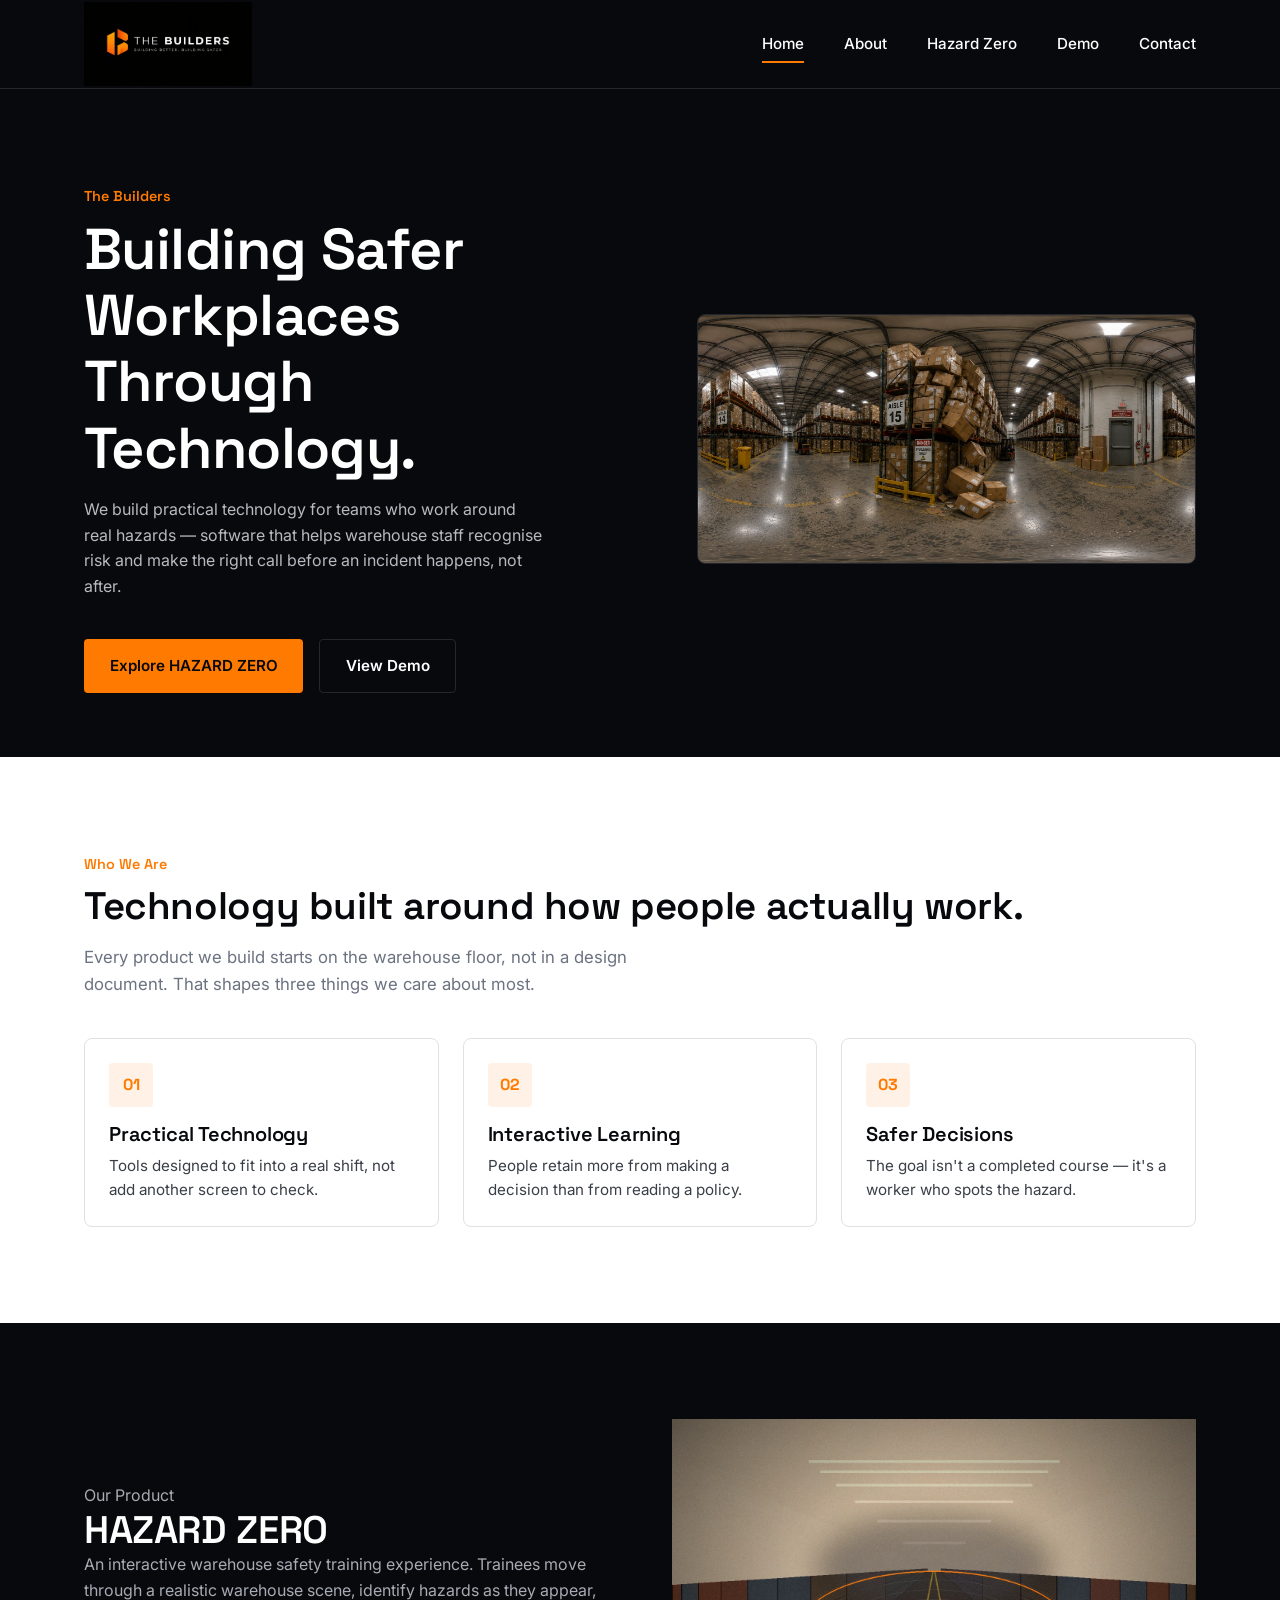
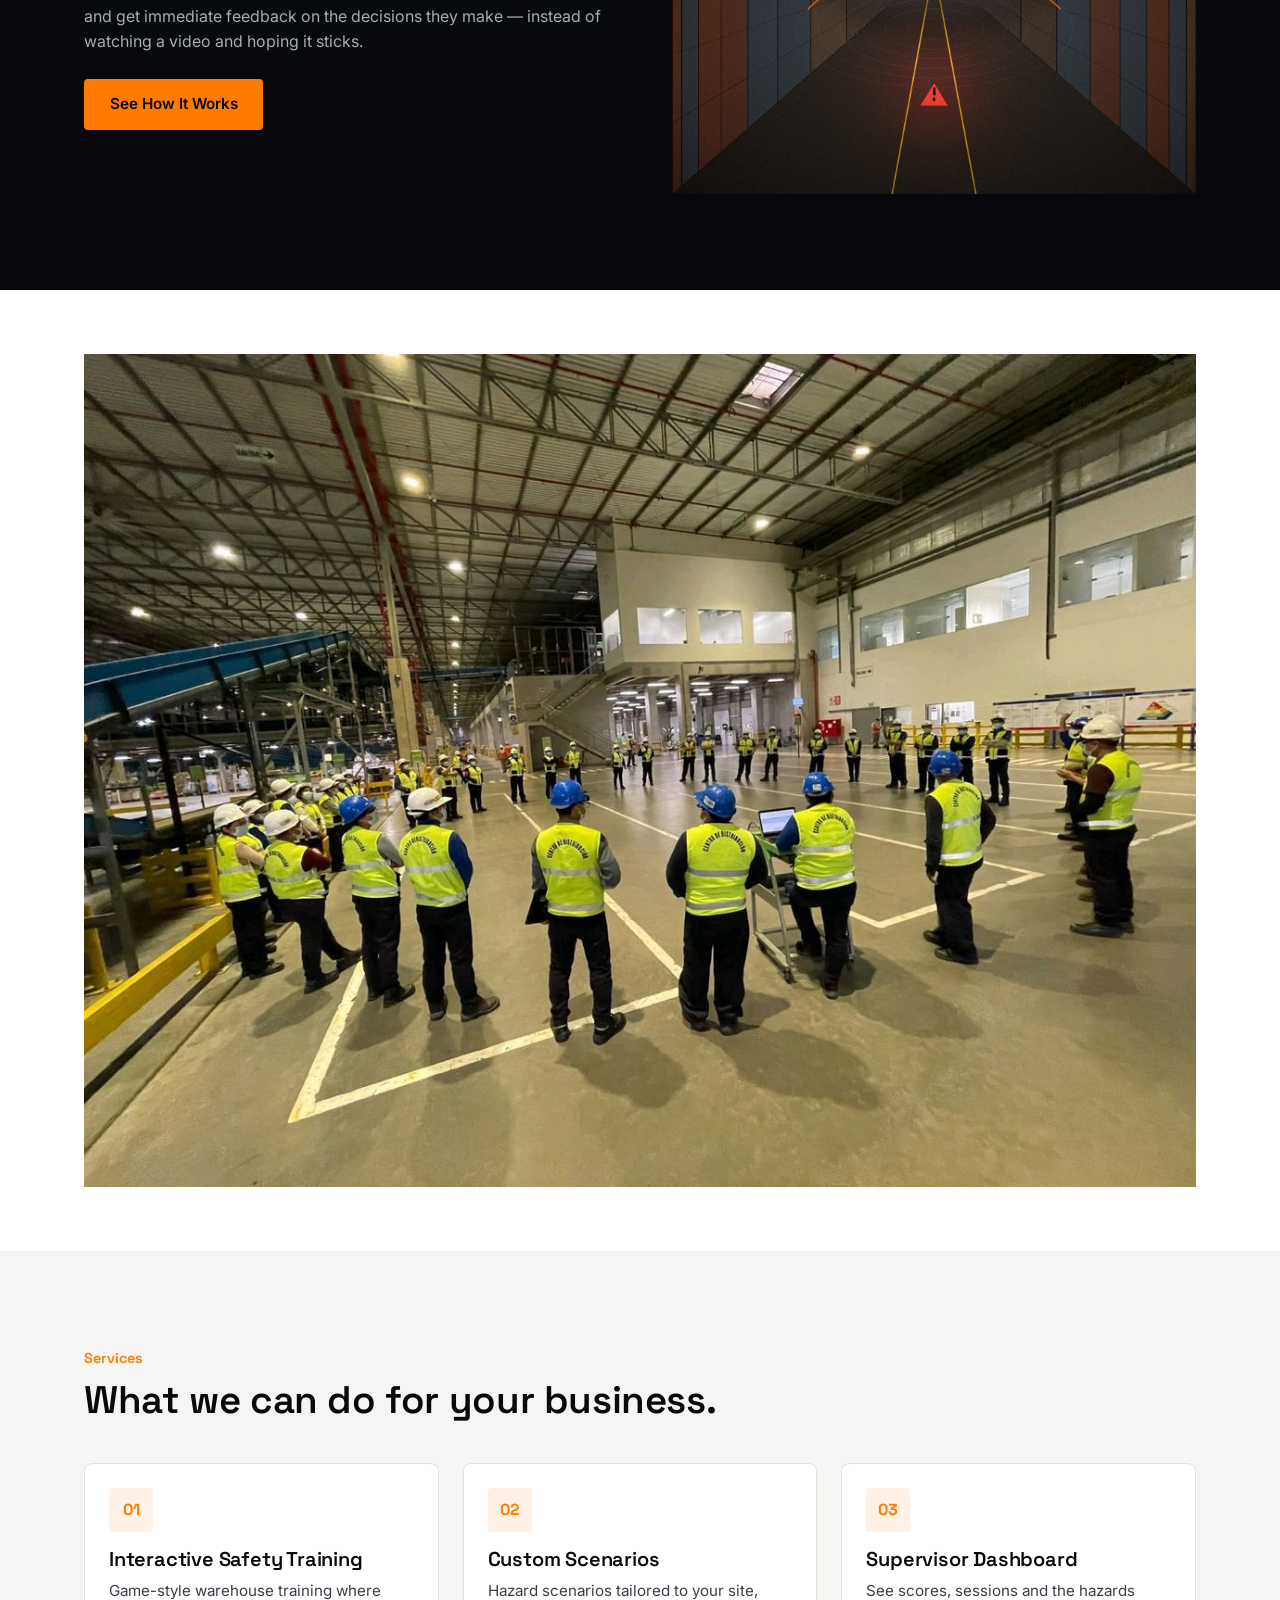
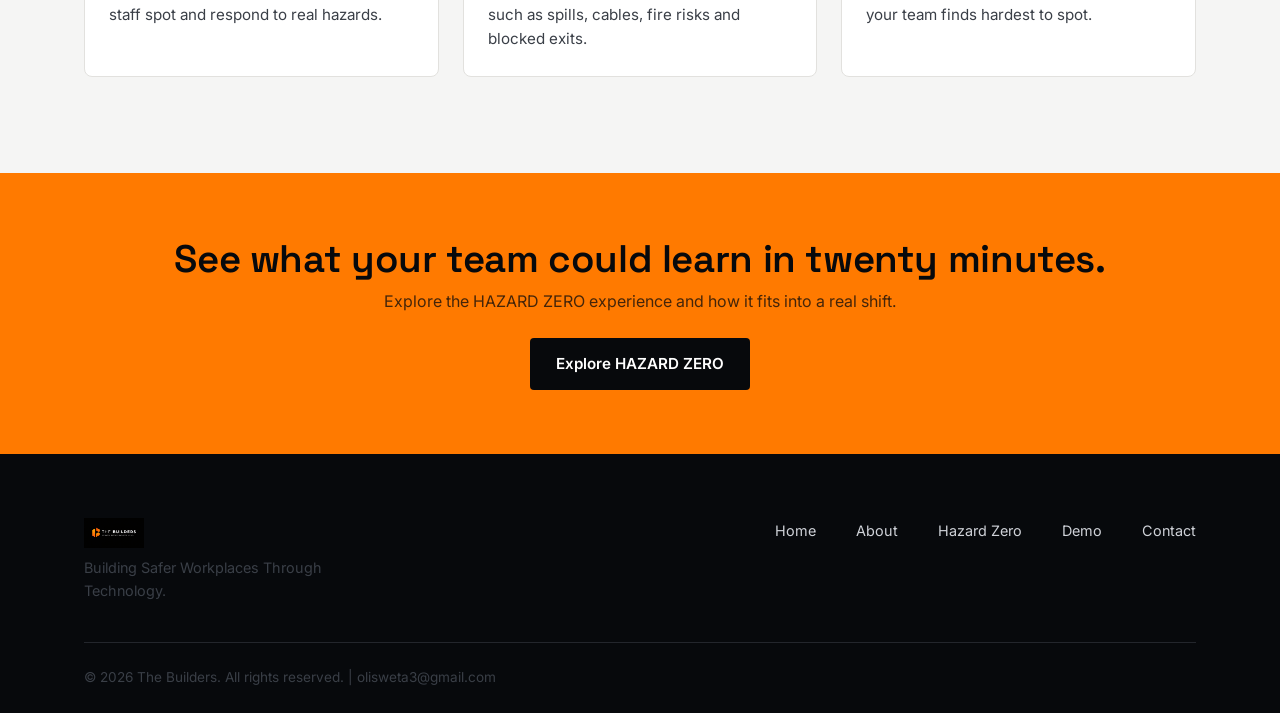
<file: index.html>
<!DOCTYPE html>
<html lang="en">
<head>
  <meta charset="UTF-8">
  <meta name="viewport" content="width=device-width, initial-scale=1.0">
  <title>The Builders | Building Safer Workplaces Through Technology</title>
  <meta name="description" content="The Builders develops practical technology for safer workplaces, starting with HAZARD ZERO — an interactive 360° warehouse safety training experience.">
  <link rel="stylesheet" href="css/style.css">
</head>
<body>

  <!-- ======================================================================
       HEADER / NAVIGATION
       Repeated identically on every page. "aria-current" marks the active
       page so the underline styling in style.css shows visitors where
       they are.
       ====================================================================== -->
  <header class="site-header">
    <div class="container">
      <a href="index.html" class="logo">
        <img src="assets/the-builders-logo.png" alt="The Builders logo">
      </a>
      <nav aria-label="Primary">
        <ul class="nav-list">
          <li><a href="index.html" aria-current="page">Home</a></li>
          <li><a href="about.html">About</a></li>
          <li><a href="hazard-zero.html">Hazard Zero</a></li>
          <li><a href="demo.html">Demo</a></li>
          <li><a href="contact.html">Contact</a></li>
        </ul>
      </nav>
      <button class="nav-toggle" aria-label="Toggle menu" aria-expanded="false">
        <span></span><span></span><span></span>
      </button>
    </div>
  </header>

  <!-- ======================================================================
       HERO SECTION
       Company logo, tagline, one-sentence intro, and the two primary CTAs
       requested in the brief ("Explore HAZARD ZERO" / "View Demo").
       ====================================================================== -->
  <section class="hero">
    <div class="container hero-grid">
      <div class="hero-copy">
        <p class="section-kicker">The Builders</p>
        <h1>Building Safer Workplaces Through Technology.</h1>
        <p class="lede">
          We build practical technology for teams who work around real hazards —
          software that helps warehouse staff recognise risk and make the right
          call before an incident happens, not after.
        </p>
        <div class="btn-row">
          <a href="hazard-zero.html" class="btn btn--primary">Explore HAZARD ZERO</a>
          <a href="demo.html" class="btn btn--outline">View Demo</a>
        </div>
      </div>
      <div class="hero-media">
        <img src="assets/warehouse-hero.jpg" alt="Warehouse shelving and racking, representing the environments The Builders designs safety training for.">
      </div>
    </div>
  </section>

  <!-- ======================================================================
       WHO WE ARE
       Three-card overview of the company's approach. Cards use a hairline
       border rather than a shadow to keep the tone technical, not "SaaS".
       ====================================================================== -->
  <section class="section">
    <div class="container">
      <div class="section-head">
        <p class="section-kicker">Who We Are</p>
        <h2>Technology built around how people actually work.</h2>
        <p class="section-lede">
          Every product we build starts on the warehouse floor, not in a design
          document. That shapes three things we care about most.
        </p>
      </div>
      <div class="grid-3">
        <div class="card">
          <div class="card-icon">01</div>
          <h3>Practical Technology</h3>
          <p>Tools designed to fit into a real shift, not add another screen to check.</p>
        </div>
        <div class="card">
          <div class="card-icon">02</div>
          <h3>Interactive Learning</h3>
          <p>People retain more from making a decision than from reading a policy.</p>
        </div>
        <div class="card">
          <div class="card-icon">03</div>
          <h3>Safer Decisions</h3>
          <p>The goal isn't a completed course — it's a worker who spots the hazard.</p>
        </div>
      </div>
    </div>
  </section>

  <!-- ======================================================================
       HAZARD ZERO PRODUCT SECTION
       Image + text split introducing the flagship product, linking through
       to its dedicated page.
       ====================================================================== -->
  <section class="section section--dark">
    <div class="container grid-2">
      <div>
        <p class="split eyebrow">Our Product</p>
        <h2>HAZARD ZERO</h2>
        <p>
          An interactive warehouse safety training experience. Trainees
          move through a realistic warehouse scene, identify hazards as they
          appear, and get immediate feedback on the decisions they make —
          instead of watching a video and hoping it sticks.
        </p>
        <div class="btn-row" style="margin-top: 1.5rem;">
          <a href="hazard-zero.html" class="btn btn--primary">See How It Works</a>
        </div>
      </div>
      <div>
        <img src="assets/hazard-zero-main.jpg" alt="HAZARD ZERO 360° training environment showing a warehouse scene with a flagged hazard.">
      </div>
    </div>
  </section>

  <!-- ======================================================================
       SECONDARY IMAGE SECTION
       Full-width supporting image, as requested by the brief.
       ====================================================================== -->
  <section class="section--tight">
    <div class="container">
      <img src="assets/warehouse-training.jpg" alt="Two warehouse staff in hard hats reviewing a safety training session on site.">
    </div>
  </section>
<!-- SERVICES -->
<section class="section section--light">
  <div class="container">
    <div class="section-head">
      <p class="section-kicker">Services</p>
      <h2>What we can do for your business.</h2>
    </div>
    <div class="grid-3">
      <div class="card">
        <div class="card-icon">01</div>
        <h3>Interactive Safety Training</h3>
        <p>Game-style warehouse training where staff spot and respond to real hazards.</p>
      </div>
      <div class="card">
        <div class="card-icon">02</div>
        <h3>Custom Scenarios</h3>
        <p>Hazard scenarios tailored to your site, such as spills, cables, fire risks and blocked exits.</p>
      </div>
      <div class="card">
        <div class="card-icon">03</div>
        <h3>Supervisor Dashboard</h3>
        <p>See scores, sessions and the hazards your team finds hardest to spot.</p>
      </div>
    </div>
  </div>
</section>
  <!-- ======================================================================
       CLOSING CTA
       ====================================================================== -->
  <section class="cta-band">
    <div class="container">
      <h2>See what your team could learn in twenty minutes.</h2>
      <p>Explore the HAZARD ZERO experience and how it fits into a real shift.</p>
      <div class="btn-row">
        <a href="hazard-zero.html" class="btn btn--primary">Explore HAZARD ZERO</a>
      </div>
    </div>
  </section>

  <!-- ======================================================================
       FOOTER
       ====================================================================== -->
  <footer class="site-footer">
    <div class="container">
      <div class="footer-top">
        <div class="logo">
          <img src="assets/the-builders-logo.png" alt="The Builders logo">
          <p class="tagline">Building Safer Workplaces Through Technology.</p>
        </div>
        <nav aria-label="Footer">
          <ul class="footer-nav">
            <li><a href="index.html">Home</a></li>
            <li><a href="about.html">About</a></li>
            <li><a href="hazard-zero.html">Hazard Zero</a></li>
            <li><a href="demo.html">Demo</a></li>
            <li><a href="contact.html">Contact</a></li>
          </ul>
        </nav>
      </div>
      <div class="footer-bottom">
         <p>&copy; 2026 The Builders. All rights reserved. | <a href="mailto:olisweta3@gmail.com">olisweta3@gmail.com</a></p>
      </div>
    </div>
  </footer>

  <script src="js/script.js"></script>
</body>
</html>
</file>
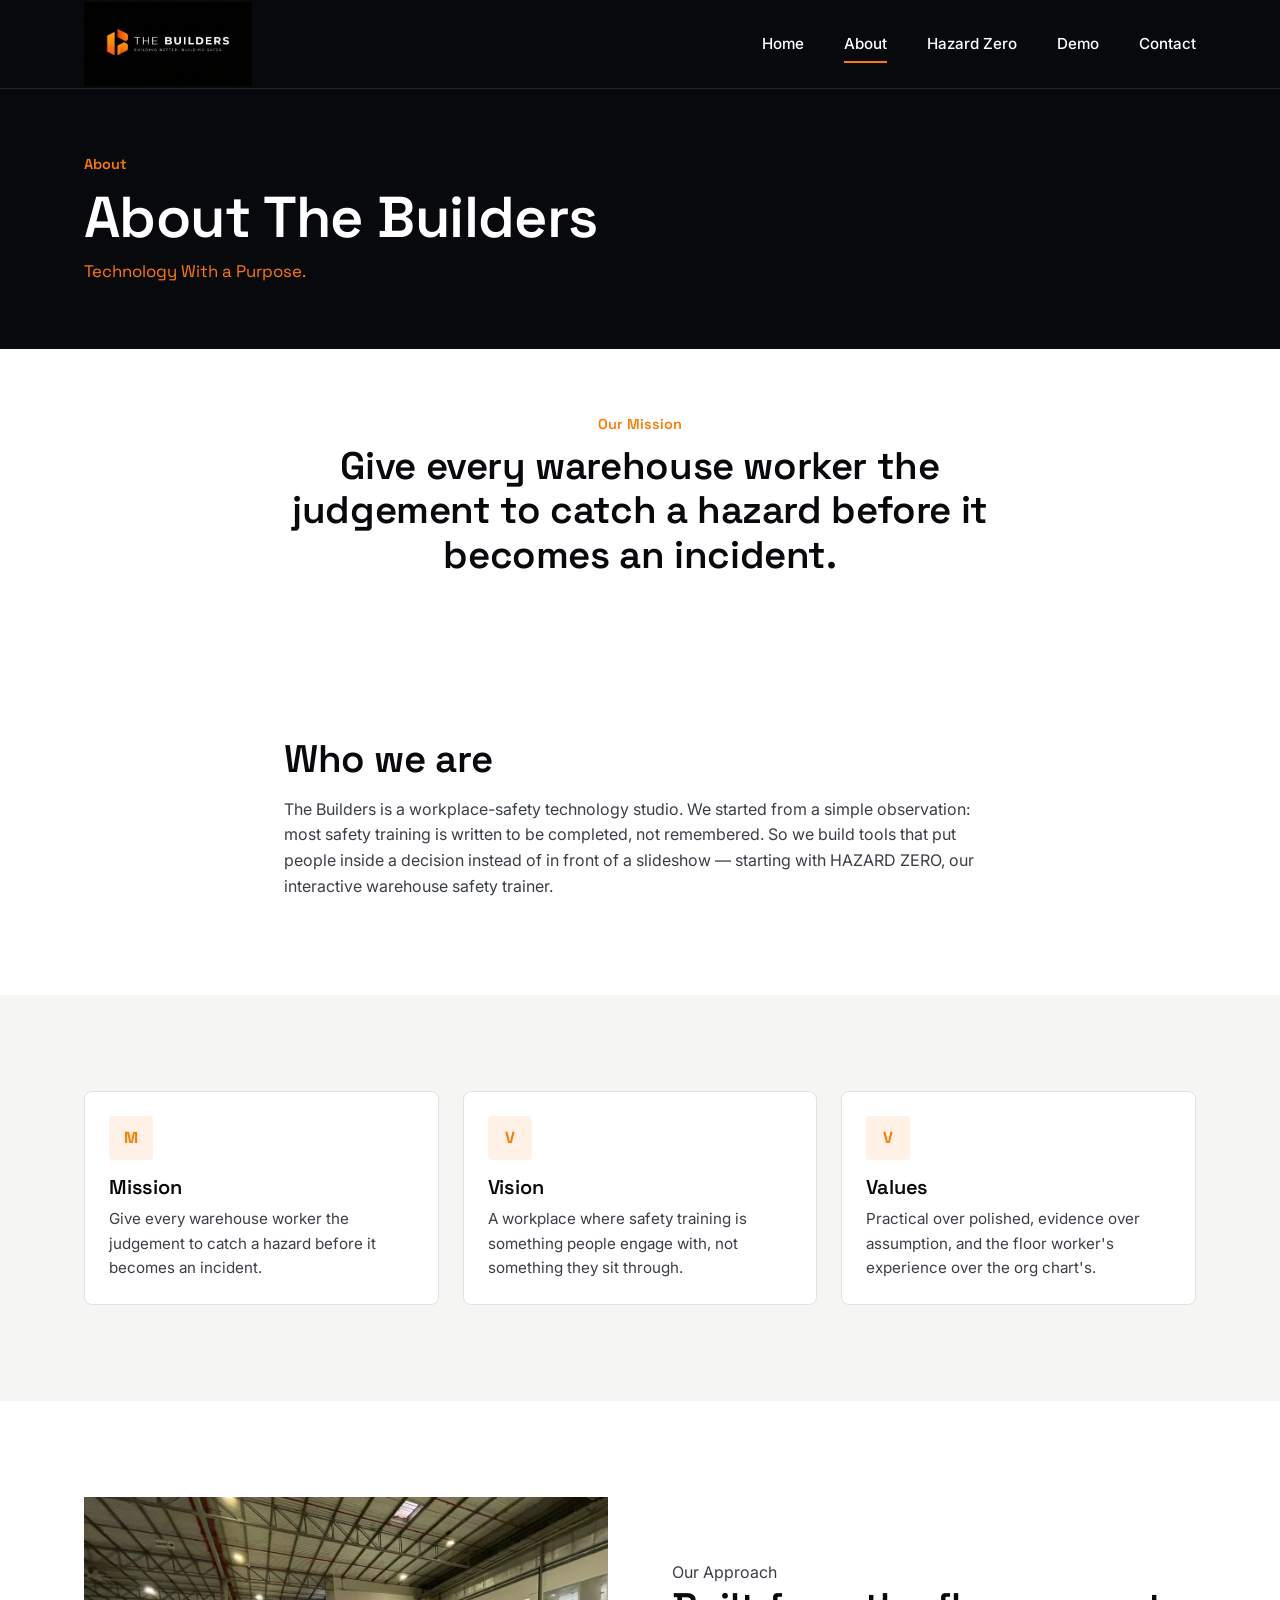
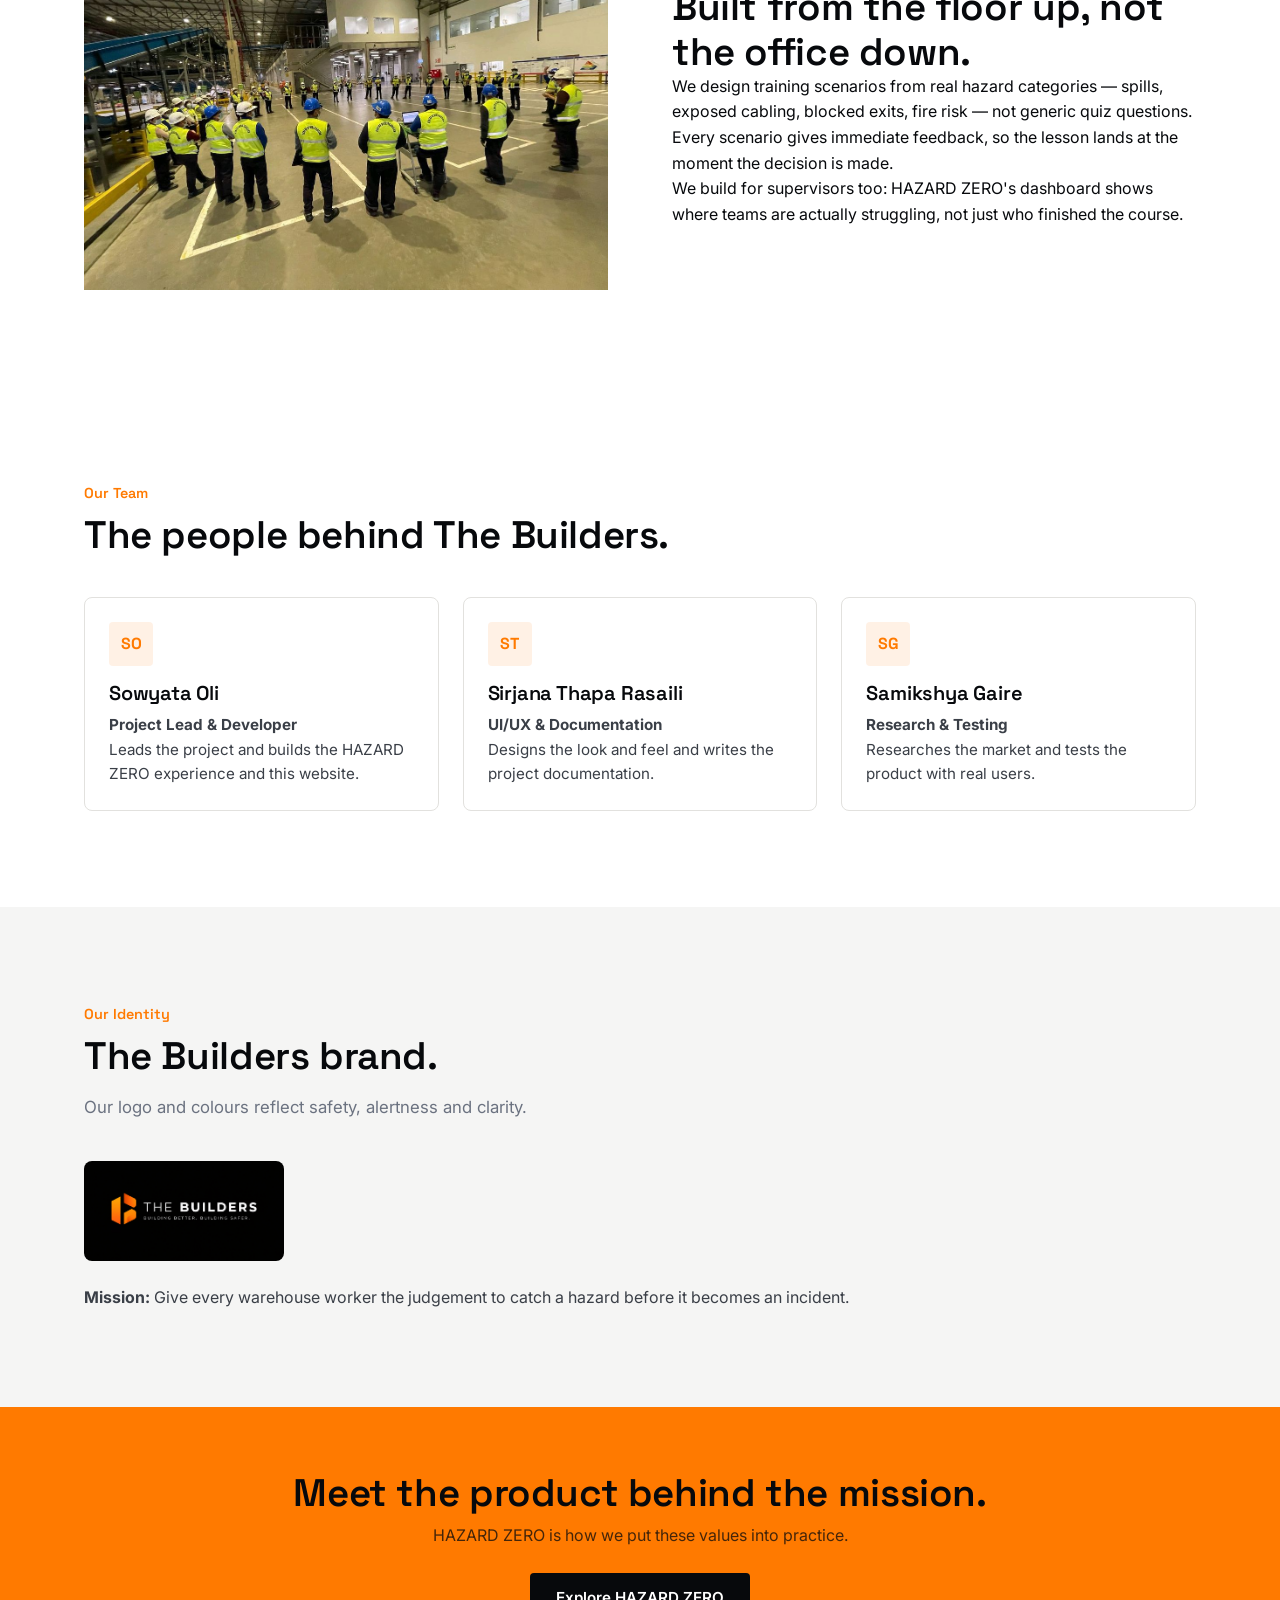
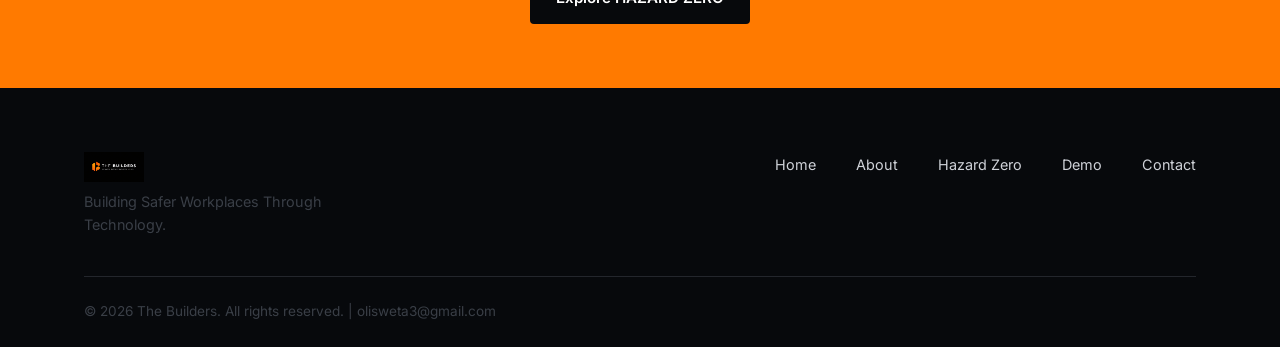
<file: about.html>
<!DOCTYPE html>
<html lang="en">
<head>
  <meta charset="UTF-8">
  <meta name="viewport" content="width=device-width, initial-scale=1.0">
  <title>About | The Builders</title>
  <meta name="description" content="Learn about The Builders — our mission, vision, values and approach to workplace safety technology.">
  <link rel="stylesheet" href="css/style.css">
</head>
<body>

  <!-- ====================================================================
       HEADER / NAVIGATION (identical across pages, see index.html)
       ==================================================================== -->
  <header class="site-header">
    <div class="container">
      <a href="index.html" class="logo">
        <img src="assets/the-builders-logo.png" alt="The Builders logo">
      </a>
      <nav aria-label="Primary">
        <ul class="nav-list">
          <li><a href="index.html">Home</a></li>
          <li><a href="about.html" aria-current="page">About</a></li>
          <li><a href="hazard-zero.html">Hazard Zero</a></li>
          <li><a href="demo.html">Demo</a></li>
          <li><a href="contact.html">Contact</a></li>
        </ul>
      </nav>
      <button class="nav-toggle" aria-label="Toggle menu" aria-expanded="false">
        <span></span><span></span><span></span>
      </button>
    </div>
  </header>

  <!-- ====================================================================
       PAGE HERO
       ==================================================================== -->
  <section class="page-hero">
    <div class="container">
      <p class="section-kicker">About</p>
      <h1>About The Builders</h1>
      <p class="tagline">Technology With a Purpose.</p>
    </div>
  </section>
  <section class="section--tight">
  <div class="container" style="text-align:center; max-width:800px;">
    <p class="section-kicker">Our Mission</p>
    <h2>Give every warehouse worker the judgement to catch a hazard before it becomes an incident.</h2>
  </div>
</section>

  <!-- ====================================================================
       WHO WE ARE (intro copy)
       ==================================================================== -->
  <section class="section">
    <div class="container" style="max-width: 760px;">
      <h2>Who we are</h2>
      <p style="margin-top: 1rem;">
        The Builders is a workplace-safety technology studio. We started from
        a simple observation: most safety training is written to be
        completed, not remembered. So we build tools that put people inside
        a decision instead of in front of a slideshow — starting with
        HAZARD ZERO, our interactive warehouse safety trainer.
      </p>
    </div>
  </section>

  <!-- ====================================================================
       MISSION / VISION / VALUES
       Three cards reusing the same card component as the homepage.
       ==================================================================== -->
  <section class="section section--light">
    <div class="container">
      <div class="grid-3">
        <div class="card">
          <div class="card-icon">M</div>
          <h3>Mission</h3>
          <p>Give every warehouse worker the judgement to catch a hazard before it becomes an incident.</p>
        </div>
        <div class="card">
          <div class="card-icon">V</div>
          <h3>Vision</h3>
          <p>A workplace where safety training is something people engage with, not something they sit through.</p>
        </div>
        <div class="card">
          <div class="card-icon">V</div>
          <h3>Values</h3>
          <p>Practical over polished, evidence over assumption, and the floor worker's experience over the org chart's.</p>
        </div>
      </div>
    </div>
  </section>

  <!-- ====================================================================
       OUR APPROACH
       Image + text split.
       ==================================================================== -->
  <section class="section">
    <div class="container grid-2">
      <div>
        <img src="assets/warehouse-training.jpg" alt="Warehouse staff taking part in an on-site safety training session.">
      </div>
      <div>
        <p class="split eyebrow">Our Approach</p>
        <h2>Built from the floor up, not the office down.</h2>
        <ul class="checklist">
          <li>We design training scenarios from real hazard categories — spills, exposed cabling, blocked exits, fire risk — not generic quiz questions.</li>
          <li>Every scenario gives immediate feedback, so the lesson lands at the moment the decision is made.</li>
          <li>We build for supervisors too: HAZARD ZERO's dashboard shows where teams are actually struggling, not just who finished the course.</li>
        </ul>
      </div>
    </div>
  </section>
  <!-- TEAM -->
<section class="section">
  <div class="container">
    <div class="section-head">
      <p class="section-kicker">Our Team</p>
      <h2>The people behind The Builders.</h2>
    </div>
    <div class="grid-3">
      <div class="card">
        <div class="card-icon">SO</div>
        <h3>Sowyata Oli</h3>
        <p><strong>Project Lead &amp; Developer</strong><br>Leads the project and builds the HAZARD ZERO experience and this website.</p>
      </div>
      <div class="card">
        <div class="card-icon">ST</div>
        <h3>Sirjana Thapa Rasaili</h3>
        <p><strong>UI/UX &amp; Documentation</strong><br>Designs the look and feel and writes the project documentation.</p>
      </div>
      <div class="card">
        <div class="card-icon">SG</div>
        <h3>Samikshya Gaire</h3>
        <p><strong>Research &amp; Testing</strong><br>Researches the market and tests the product with real users.</p>
      </div>
    </div>
  </div>
</section>
<!-- BRAND IDENTITY -->
<section class="section section--light">
  <div class="container">
    <div class="section-head">
      <p class="section-kicker">Our Identity</p>
      <h2>The Builders brand.</h2>
      <p class="section-lede">Our logo and colours reflect safety, alertness and clarity.</p>
    </div>

    <img src="assets/the-builders-logo.png" alt="The Builders logo" style="width:200px; max-width:100%; height:auto; border-radius:8px; display:block; margin-bottom:1.5rem;">

    <p style="margin-top:1.5rem"><strong>Mission:</strong> Give every warehouse worker the judgement to catch a hazard before it becomes an incident.</p>
  </div>
</section>

  <!-- ====================================================================
       CLOSING CTA
       ==================================================================== -->
  <section class="cta-band">
    <div class="container">
      <h2>Meet the product behind the mission.</h2>
      <p>HAZARD ZERO is how we put these values into practice.</p>
      <div class="btn-row">
        <a href="hazard-zero.html" class="btn btn--primary">Explore HAZARD ZERO</a>
      </div>
    </div>
  </section>

  <!-- ====================================================================
       FOOTER
       ==================================================================== -->
  <footer class="site-footer">
    <div class="container">
      <div class="footer-top">
        <div class="logo">
          <img src="assets/the-builders-logo.png" alt="The Builders logo">
          <p class="tagline">Building Safer Workplaces Through Technology.</p>
        </div>
        <nav aria-label="Footer">
          <ul class="footer-nav">
            <li><a href="index.html">Home</a></li>
            <li><a href="about.html">About</a></li>
            <li><a href="hazard-zero.html">Hazard Zero</a></li>
            <li><a href="demo.html">Demo</a></li>
            <li><a href="contact.html">Contact</a></li>
          </ul>
        </nav>
      </div>
      <div class="footer-bottom">
        <p>&copy; 2026 The Builders. All rights reserved. | <a href="mailto:olisweta3@gmail.com">olisweta3@gmail.com</a></p>
      </div>
    </div>
  </footer>

  <script src="js/script.js"></script>
</body>
</html>
</file>
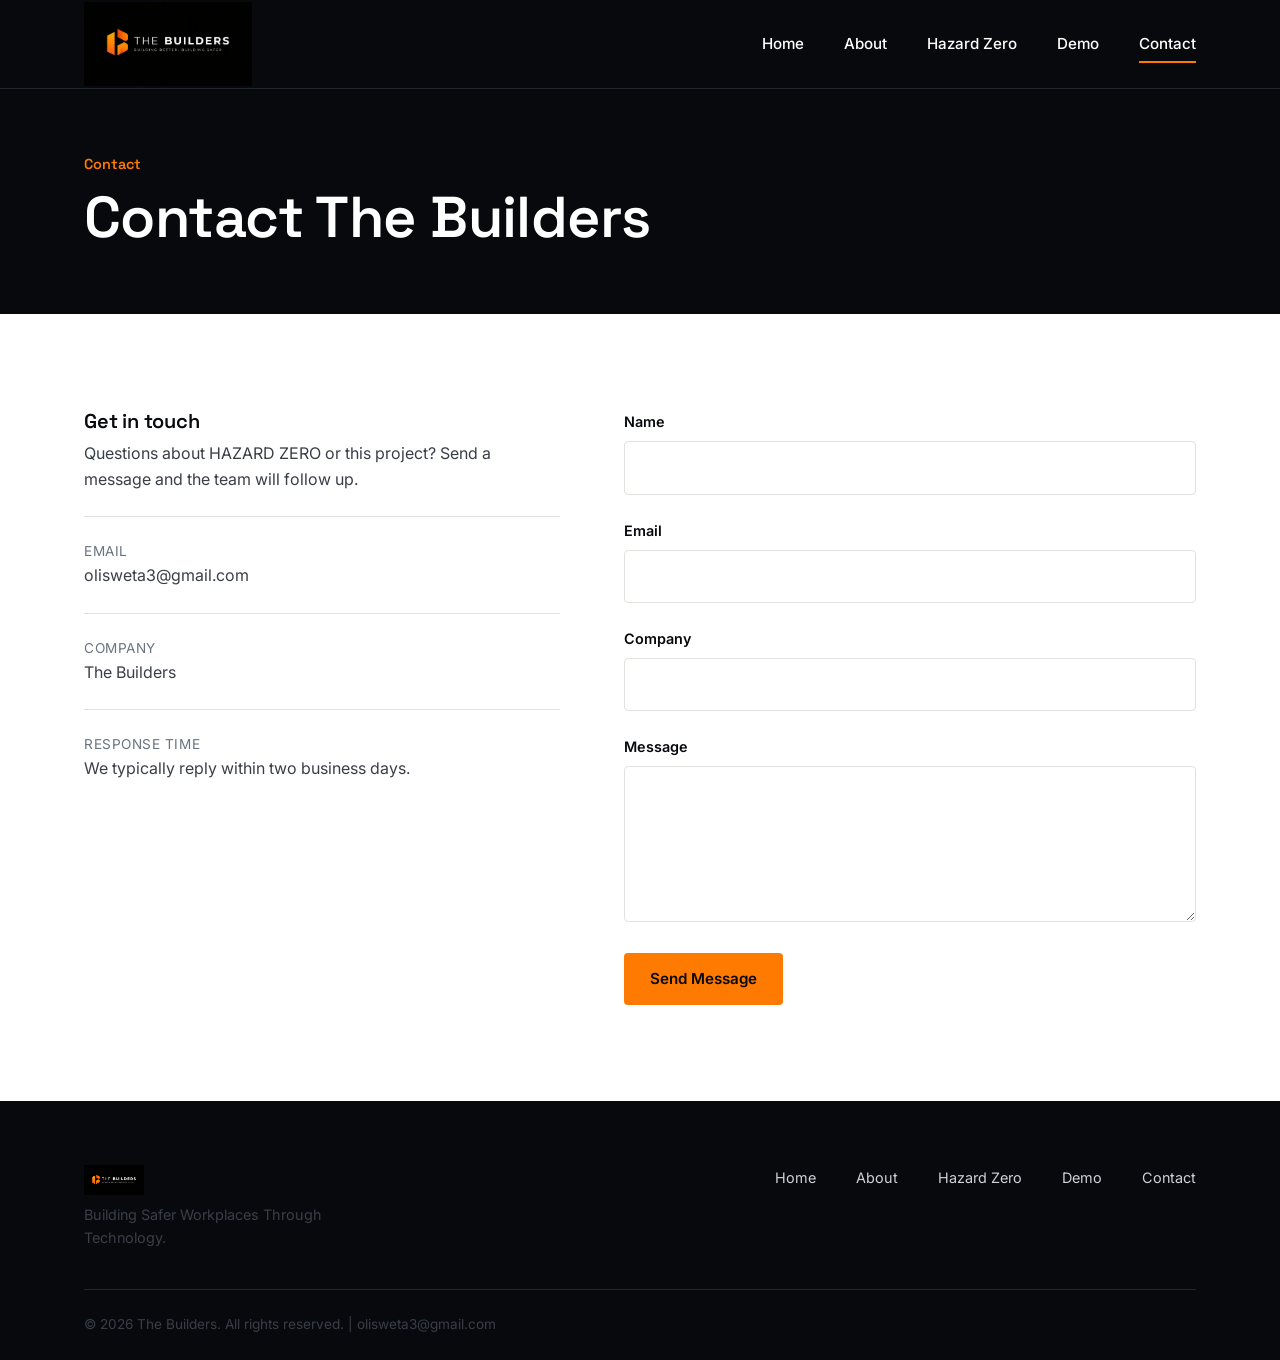
<file: contact.html>
<!DOCTYPE html>
<html lang="en">
<head>
  <meta charset="UTF-8">
  <meta name="viewport" content="width=device-width, initial-scale=1.0">
  <title>Contact | The Builders</title>
  <meta name="description" content="Get in touch with The Builders about HAZARD ZERO.">
  <link rel="stylesheet" href="css/style.css">
</head>
<body>

  <!-- ====================================================================
       HEADER / NAVIGATION
       ==================================================================== -->
  <header class="site-header">
    <div class="container">
      <a href="index.html" class="logo">
        <img src="assets/the-builders-logo.png" alt="The Builders logo">
      </a>
      <nav aria-label="Primary">
        <ul class="nav-list">
          <li><a href="index.html">Home</a></li>
          <li><a href="about.html">About</a></li>
          <li><a href="hazard-zero.html">Hazard Zero</a></li>
          <li><a href="demo.html">Demo</a></li>
          <li><a href="contact.html" aria-current="page">Contact</a></li>
        </ul>
      </nav>
      <button class="nav-toggle" aria-label="Toggle menu" aria-expanded="false">
        <span></span><span></span><span></span>
      </button>
    </div>
  </header>

  <!-- ====================================================================
       PAGE HERO
       ==================================================================== -->
  <section class="page-hero">
    <div class="container">
      <p class="section-kicker">Contact</p>
      <h1>Contact The Builders</h1>
    </div>
  </section>

  <!-- ====================================================================
       CONTACT SECTION
       Left column: static contact details (placeholders, clearly marked).
       Right column: the demo enquiry form.
       ==================================================================== -->
  <section class="section">
    <div class="container contact-layout">

      <!-- ------------------------------------------------------------
           CONTACT INFO
           ------------------------------------------------------------ -->
      <div class="contact-info">
        <h3>Get in touch</h3>
        <p>Questions about HAZARD ZERO or this project? Send a message and the team will follow up.</p>

        <div class="info-row">
          <p class="label">Email</p>
          <p>olisweta3@gmail.com</p>
        </div>
        <div class="info-row">
          <p class="label">Company</p>
          <p>The Builders</p>
        </div>
        <div class="info-row">
          <p class="label">Response Time</p>
          <p>We typically reply within two business days.</p>
        </div>
      </div>

      <!-- ------------------------------------------------------------
           CONTACT FORM
           Validated and "submitted" entirely client-side by js/script.js.
           No message is actually sent anywhere.
           ------------------------------------------------------------ -->
      <div class="contact-form">
        <form id="contact-form" novalidate>
          <div class="form-field">
            <label for="name">Name</label>
            <input type="text" id="name" name="name" required>
            <span class="field-error" id="name-error"></span>
          </div>

          <div class="form-field">
            <label for="email">Email</label>
            <input type="email" id="email" name="email" required>
            <span class="field-error" id="email-error"></span>
          </div>

          <div class="form-field">
            <label for="company">Company</label>
            <input type="text" id="company" name="company" required>
            <span class="field-error" id="company-error"></span>
          </div>

          <div class="form-field">
            <label for="message">Message</label>
            <textarea id="message" name="message" rows="5" required></textarea>
            <span class="field-error" id="message-error"></span>
          </div>

          <button type="submit" class="btn btn--primary">Send Message</button>
          

          <div id="form-confirmation" role="status"></div>
        </form>
      </div>

    </div>
  </section>

  <!-- ====================================================================
       FOOTER
       ==================================================================== -->
  <footer class="site-footer">
    <div class="container">
      <div class="footer-top">
        <div class="logo">
          <img src="assets/the-builders-logo.png" alt="The Builders logo">
          <p class="tagline">Building Safer Workplaces Through Technology.</p>
        </div>
        <nav aria-label="Footer">
          <ul class="footer-nav">
            <li><a href="index.html">Home</a></li>
            <li><a href="about.html">About</a></li>
            <li><a href="hazard-zero.html">Hazard Zero</a></li>
            <li><a href="demo.html">Demo</a></li>
            <li><a href="contact.html">Contact</a></li>
          </ul>
        </nav>
      </div>
      <div class="footer-bottom">
         <p>&copy; 2026 The Builders. All rights reserved. | <a href="mailto:olisweta3@gmail.com">olisweta3@gmail.com</a></p>
      </div>
    </div>
  </footer>

  <script src="js/script.js"></script>
</body>
</html>
</file>
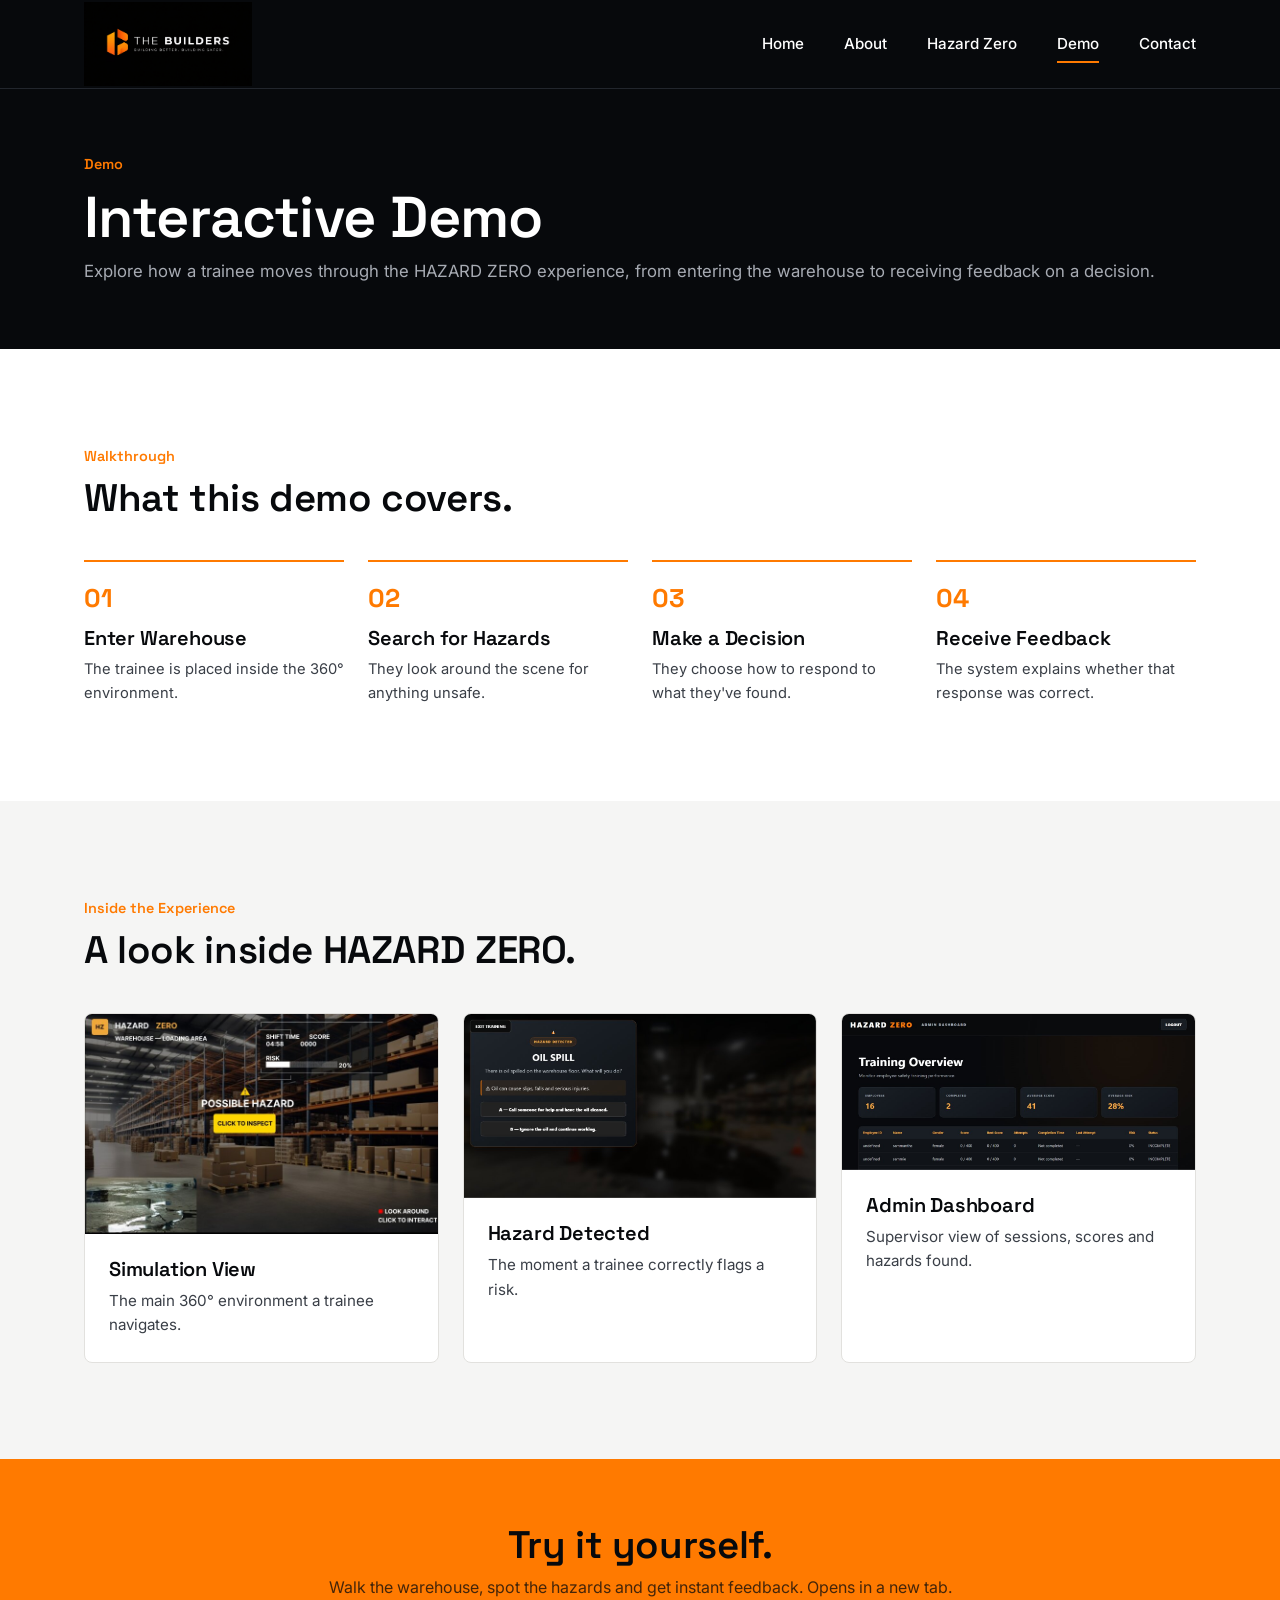
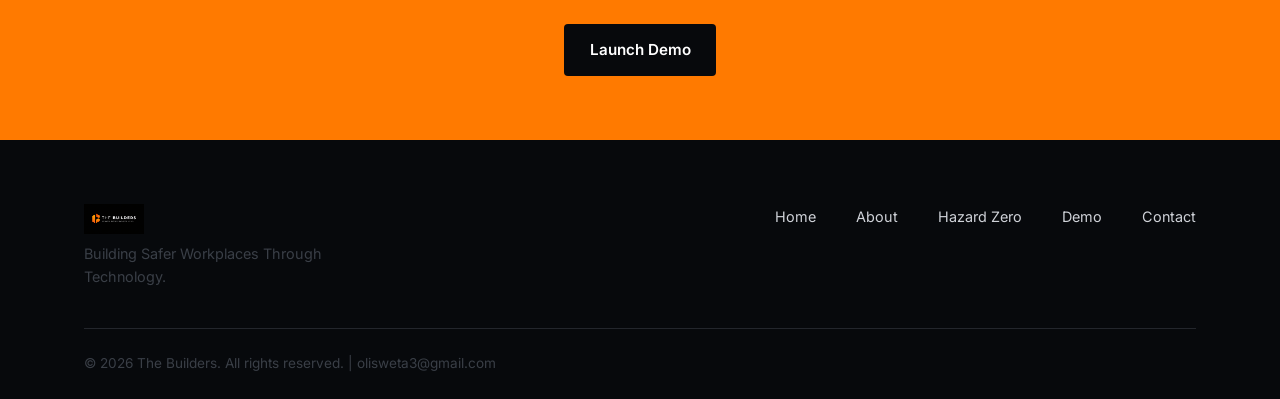
<file: demo.html>
<!DOCTYPE html>
<html lang="en">
<head>
  <meta charset="UTF-8">
  <meta name="viewport" content="width=device-width, initial-scale=1.0">
  <title>Demo | The Builders</title>
  <meta name="description" content="Explore an interactive demo of the HAZARD ZERO warehouse safety training experience.">
  <link rel="stylesheet" href="css/style.css">
</head>
<body>

  <!-- ====================================================================
       HEADER / NAVIGATION
       ==================================================================== -->
  <header class="site-header">
    <div class="container">
      <a href="index.html" class="logo">
        <img src="assets/the-builders-logo.png" alt="The Builders logo">
      </a>
      <nav aria-label="Primary">
        <ul class="nav-list">
          <li><a href="index.html">Home</a></li>
          <li><a href="about.html">About</a></li>
          <li><a href="hazard-zero.html">Hazard Zero</a></li>
          <li><a href="demo.html" aria-current="page">Demo</a></li>
          <li><a href="contact.html">Contact</a></li>
        </ul>
      </nav>
      <button class="nav-toggle" aria-label="Toggle menu" aria-expanded="false">
        <span></span><span></span><span></span>
      </button>
    </div>
  </header>

  <!-- ====================================================================
       PAGE HERO
       ==================================================================== -->
  <section class="page-hero">
    <div class="container">
      <p class="section-kicker">Demo</p>
      <h1>Interactive Demo</h1>
      <p class="tagline" style="color: #a7abb3; font-family: var(--font-body); font-weight: 400;">
        Explore how a trainee moves through the HAZARD ZERO experience, from entering
        the warehouse to receiving feedback on a decision.
      </p>
    </div>
  </section>

  <!-- ====================================================================
       DEMO FLOW
       A genuine four-step sequence describing what happens in the demo.
       ==================================================================== -->
  <section class="section">
    <div class="container">
      <div class="section-head">
        <p class="section-kicker">Walkthrough</p>
        <h2>What this demo covers.</h2>
      </div>
      <div class="steps">
        <div class="step">
          <span class="step-number">01</span>
          <h3>Enter Warehouse</h3>
          <p>The trainee is placed inside the 360° environment.</p>
        </div>
        <div class="step">
          <span class="step-number">02</span>
          <h3>Search for Hazards</h3>
          <p>They look around the scene for anything unsafe.</p>
        </div>
        <div class="step">
          <span class="step-number">03</span>
          <h3>Make a Decision</h3>
          <p>They choose how to respond to what they've found.</p>
        </div>
        <div class="step">
          <span class="step-number">04</span>
          <h3>Receive Feedback</h3>
          <p>The system explains whether that response was correct.</p>
        </div>
      </div>
    </div>
  </section>

  <!-- ====================================================================
       DEMO SCREENS
       Three screens shown as cards: the simulation, a detected hazard,
       and the supervisor-facing admin dashboard.
       ==================================================================== -->
  <section class="section section--light">
    <div class="container">
      <div class="section-head">
        <p class="section-kicker">Inside the Experience</p>
        <h2>A look inside HAZARD ZERO.</h2>
      </div>
      <div class="grid-3">
        <div class="card" style="padding: 0; overflow: hidden;">
          <img src="assets/game-screen.jpg" alt="HAZARD ZERO simulation screen showing a warehouse scene and a decision prompt.">
          <div style="padding: 1.5rem;">
            <h3>Simulation View</h3>
            <p>The main 360° environment a trainee navigates.</p>
          </div>
        </div>
        <div class="card" style="padding: 0; overflow: hidden;">
          <img src="assets/game-hazard.jpg" alt="HAZARD ZERO screen showing a hazard flagged by the trainee.">
          <div style="padding: 1.5rem;">
            <h3>Hazard Detected</h3>
            <p>The moment a trainee correctly flags a risk.</p>
          </div>
        </div>
        <div class="card" style="padding: 0; overflow: hidden;">
          <img src="assets/admin-dashboard.jpg" alt="HAZARD ZERO admin dashboard showing session and scoring statistics.">
          <div style="padding: 1.5rem;">
            <h3>Admin Dashboard</h3>
            <p>Supervisor view of sessions, scores and hazards found.</p>
          </div>
        </div>
      </div>
    </div>
  </section>

  <!-- ====================================================================
       LAUNCH DEMO
       Placeholder CTA — no real hosted build exists yet, so the button
       is left as a clearly marked slot for the actual demo URL.
       ==================================================================== -->
  <section class="cta-band">
    <div class="container">
      <h2>Try it yourself.</h2>
      <p>Walk the warehouse, spot the hazards and get instant feedback. Opens in a new tab.</p>
      <div class="btn-row">
    <a href="./Hazard-Zero/index.html" class="btn btn--primary" target="_blank">
        Launch Demo
    </a>
      </div>
    </div>
  </section>

  <!-- ====================================================================
       FOOTER
       ==================================================================== -->
  <footer class="site-footer">
    <div class="container">
      <div class="footer-top">
        <div class="logo">
          <img src="assets/the-builders-logo.png" alt="The Builders logo">
          <p class="tagline">Building Safer Workplaces Through Technology.</p>
        </div>
        <nav aria-label="Footer">
          <ul class="footer-nav">
            <li><a href="index.html">Home</a></li>
            <li><a href="about.html">About</a></li>
            <li><a href="hazard-zero.html">Hazard Zero</a></li>
            <li><a href="demo.html">Demo</a></li>
            <li><a href="contact.html">Contact</a></li>
          </ul>
        </nav>
      </div>
      <div class="footer-bottom">
         <p>&copy; 2026 The Builders. All rights reserved. | <a href="mailto:olisweta3@gmail.com">olisweta3@gmail.com</a></p>
      </div>
    </div>
  </footer>

  <script src="js/script.js"></script>
</body>
</html>
</file>
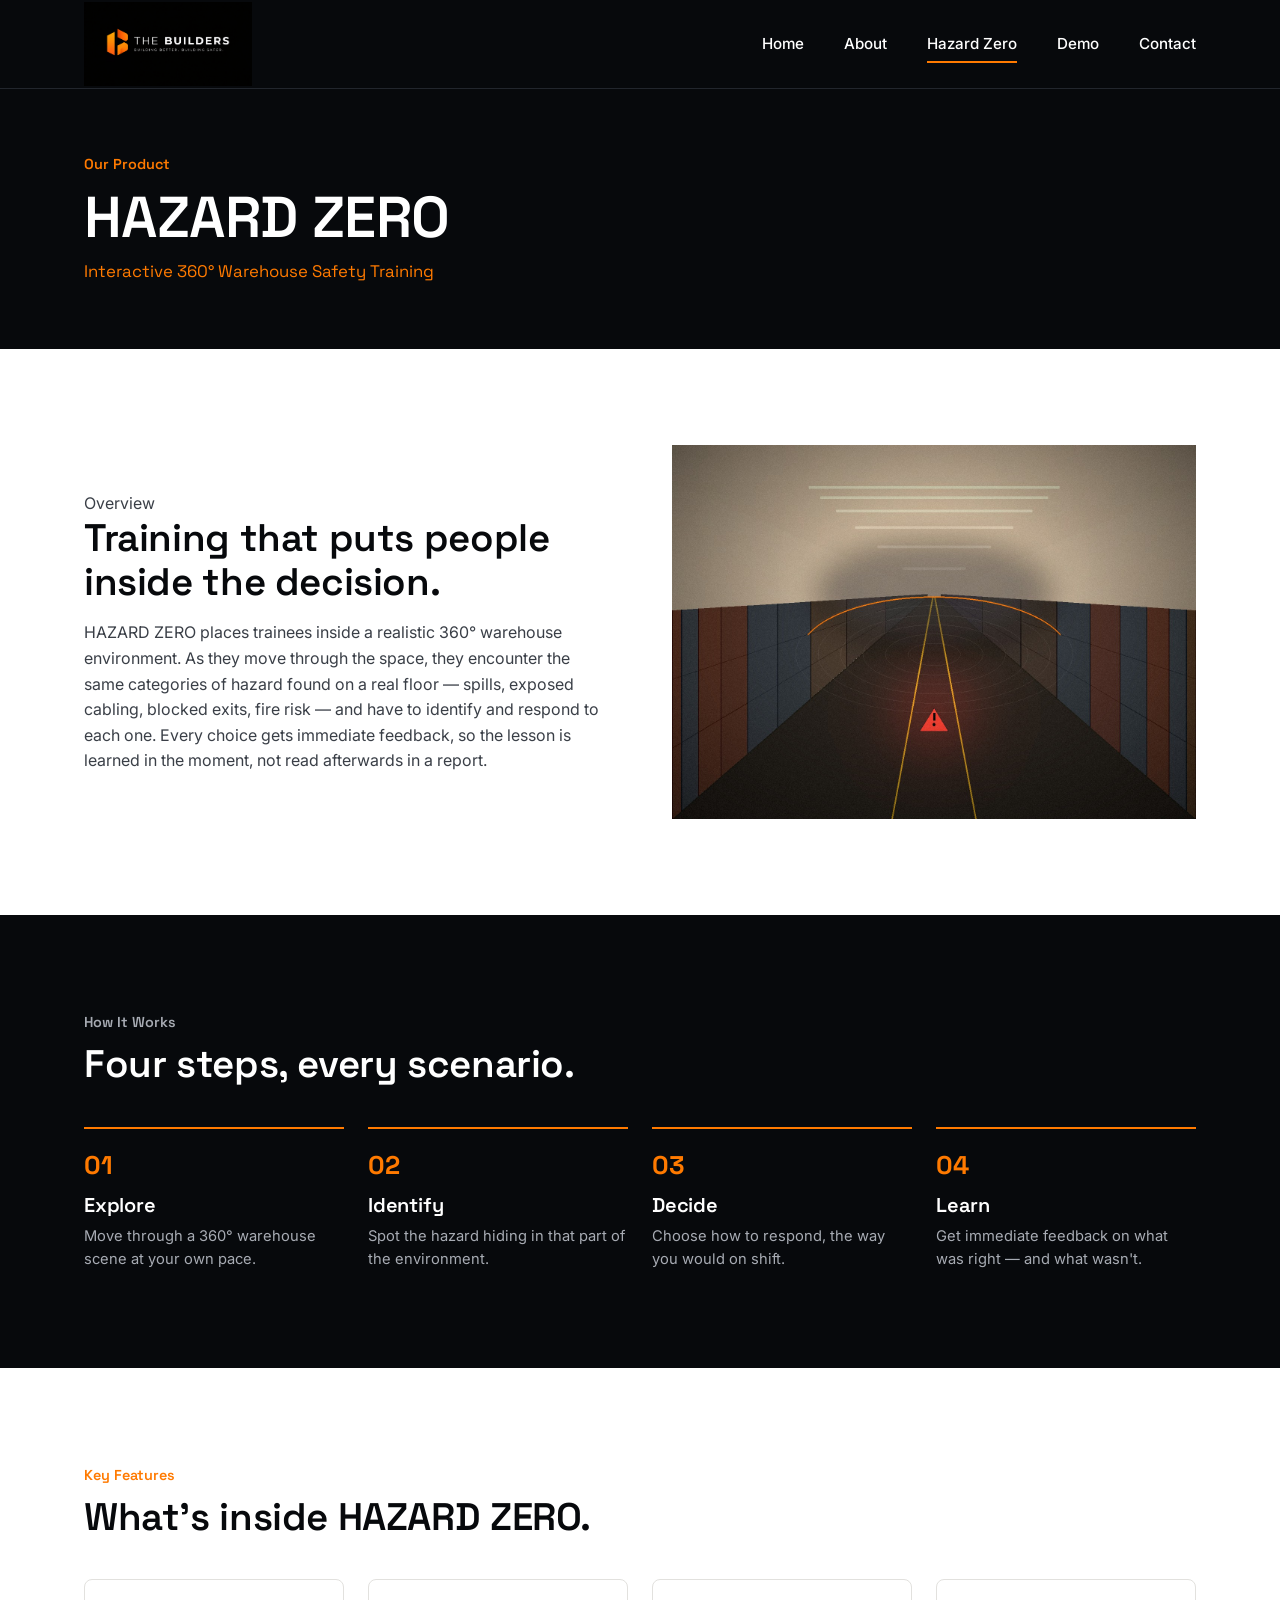
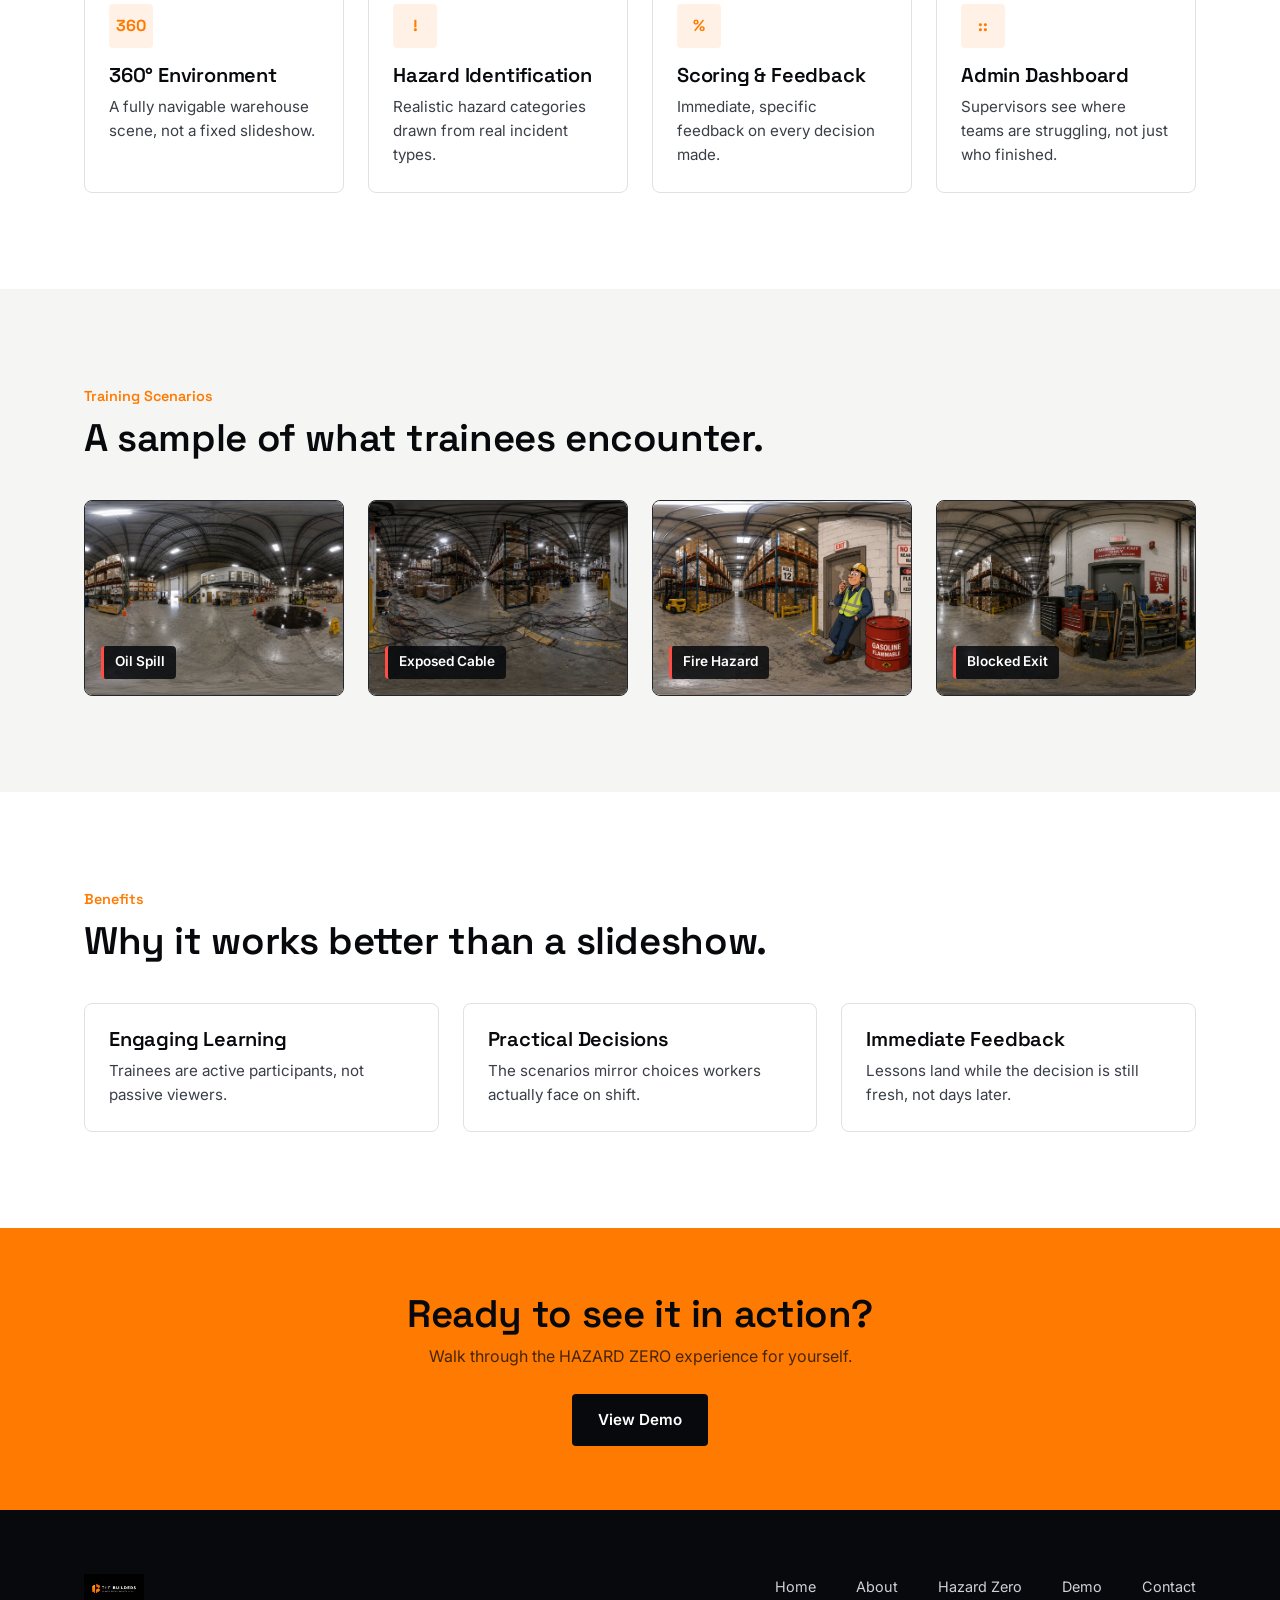
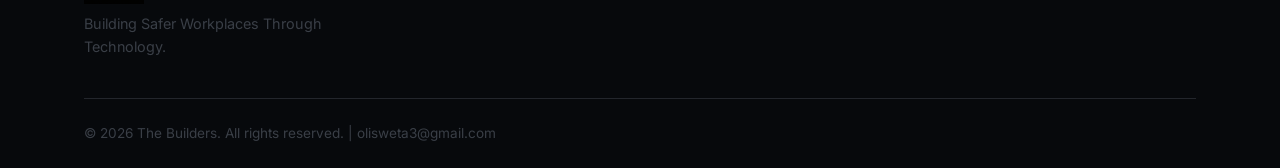
<file: hazard-zero.html>
<!DOCTYPE html>
<html lang="en">
<head>
  <meta charset="UTF-8">
  <meta name="viewport" content="width=device-width, initial-scale=1.0">
  <title>Hazard Zero | The Builders</title>
  <meta name="description" content="HAZARD ZERO is an interactive warehouse safety training experience from The Builders.">
  <link rel="stylesheet" href="css/style.css">
</head>
<body>

  <!-- ====================================================================
       HEADER / NAVIGATION
       ==================================================================== -->
  <header class="site-header">
    <div class="container">
      <a href="index.html" class="logo">
        <img src="assets/the-builders-logo.png" alt="The Builders logo">
      </a>
      <nav aria-label="Primary">
        <ul class="nav-list">
          <li><a href="index.html">Home</a></li>
          <li><a href="about.html">About</a></li>
          <li><a href="hazard-zero.html" aria-current="page">Hazard Zero</a></li>
          <li><a href="demo.html">Demo</a></li>
          <li><a href="contact.html">Contact</a></li>
        </ul>
      </nav>
      <button class="nav-toggle" aria-label="Toggle menu" aria-expanded="false">
        <span></span><span></span><span></span>
      </button>
    </div>
  </header>

  <!-- ====================================================================
       PAGE HERO
       ==================================================================== -->
  <section class="page-hero">
    <div class="container">
      <p class="section-kicker">Our Product</p>
      <h1>HAZARD ZERO</h1>
      <p class="tagline">Interactive 360° Warehouse Safety Training</p>
    </div>
  </section>

  <!-- ====================================================================
       PRODUCT OVERVIEW
       Image + text split explaining what the product is.
       ==================================================================== -->
  <section class="section">
    <div class="container grid-2">
      <div>
        <p class="split eyebrow">Overview</p>
        <h2>Training that puts people inside the decision.</h2>
        <p style="margin-top: 1rem;">
          HAZARD ZERO places trainees inside a realistic 360° warehouse
          environment. As they move through the space, they encounter the
          same categories of hazard found on a real floor — spills, exposed
          cabling, blocked exits, fire risk — and have to identify and
          respond to each one. Every choice gets immediate feedback, so the
          lesson is learned in the moment, not read afterwards in a report.
        </p>
      </div>
      <div>
        <img src="assets/hazard-zero-main.jpg" alt="HAZARD ZERO 360° warehouse training environment.">
      </div>
    </div>
  </section>

  <!-- ====================================================================
       HOW IT WORKS
       A genuine four-step sequence, so numbered markers are appropriate.
       ==================================================================== -->
  <section class="section section--dark">
    <div class="container">
      <div class="section-head">
        <p class="section-kicker">How It Works</p>
        <h2>Four steps, every scenario.</h2>
      </div>
      <div class="steps">
        <div class="step">
          <span class="step-number">01</span>
          <h3>Explore</h3>
          <p>Move through a 360° warehouse scene at your own pace.</p>
        </div>
        <div class="step">
          <span class="step-number">02</span>
          <h3>Identify</h3>
          <p>Spot the hazard hiding in that part of the environment.</p>
        </div>
        <div class="step">
          <span class="step-number">03</span>
          <h3>Decide</h3>
          <p>Choose how to respond, the way you would on shift.</p>
        </div>
        <div class="step">
          <span class="step-number">04</span>
          <h3>Learn</h3>
          <p>Get immediate feedback on what was right — and what wasn't.</p>
        </div>
      </div>
    </div>
  </section>

  <!-- ====================================================================
       KEY FEATURES
       ==================================================================== -->
  <section class="section">
    <div class="container">
      <div class="section-head">
        <p class="section-kicker">Key Features</p>
        <h2>What's inside HAZARD ZERO.</h2>
      </div>
      <div class="grid-4">
        <div class="card">
          <div class="card-icon">360</div>
          <h3>360° Environment</h3>
          <p>A fully navigable warehouse scene, not a fixed slideshow.</p>
        </div>
        <div class="card">
          <div class="card-icon">!</div>
          <h3>Hazard Identification</h3>
          <p>Realistic hazard categories drawn from real incident types.</p>
        </div>
        <div class="card">
          <div class="card-icon">%</div>
          <h3>Scoring &amp; Feedback</h3>
          <p>Immediate, specific feedback on every decision made.</p>
        </div>
        <div class="card">
          <div class="card-icon">::</div>
          <h3>Admin Dashboard</h3>
          <p>Supervisors see where teams are struggling, not just who finished.</p>
        </div>
      </div>
    </div>
  </section>

  <!-- ====================================================================
       TRAINING SCENARIOS
       Grid of the four hazard tiles requested in the brief.
       ==================================================================== -->
  <section class="section section--light">
    <div class="container">
      <div class="section-head">
        <p class="section-kicker">Training Scenarios</p>
        <h2>A sample of what trainees encounter.</h2>
      </div>
      <div class="hazard-grid">
        <div class="hazard-tile">
          <img src="assets/hazard-oil.jpg" alt="Simulated oil spill hazard on a warehouse floor.">
          <span class="hazard-label">Oil Spill</span>
        </div>
        <div class="hazard-tile">
          <img src="assets/hazard-cable.jpg" alt="Simulated exposed cable hazard across a walkway.">
          <span class="hazard-label">Exposed Cable</span>
        </div>
        <div class="hazard-tile">
          <img src="assets/hazard-fire.jpg" alt="Simulated fire hazard near warehouse racking.">
          <span class="hazard-label">Fire Hazard</span>
        </div>
        <div class="hazard-tile">
          <img src="assets/hazard-exit.jpg" alt="Simulated blocked emergency exit.">
          <span class="hazard-label">Blocked Exit</span>
        </div>
      </div>
    </div>
  </section>

  <!-- ====================================================================
       BENEFITS
       ==================================================================== -->
  <section class="section">
    <div class="container">
      <div class="section-head">
        <p class="section-kicker">Benefits</p>
        <h2>Why it works better than a slideshow.</h2>
      </div>
      <div class="grid-3">
        <div class="card">
          <h3>Engaging Learning</h3>
          <p>Trainees are active participants, not passive viewers.</p>
        </div>
        <div class="card">
          <h3>Practical Decisions</h3>
          <p>The scenarios mirror choices workers actually face on shift.</p>
        </div>
        <div class="card">
          <h3>Immediate Feedback</h3>
          <p>Lessons land while the decision is still fresh, not days later.</p>
        </div>
      </div>
    </div>
  </section>

  <!-- ====================================================================
       CLOSING CTA — links to Demo page
       ==================================================================== -->
  <section class="cta-band">
    <div class="container">
      <h2>Ready to see it in action?</h2>
      <p>Walk through the HAZARD ZERO experience for yourself.</p>
      <div class="btn-row">
        <a href="demo.html" class="btn btn--primary">View Demo</a>
      </div>
    </div>
  </section>

  <!-- ====================================================================
       FOOTER
       ==================================================================== -->
  <footer class="site-footer">
    <div class="container">
      <div class="footer-top">
        <div class="logo">
          <img src="assets/the-builders-logo.png" alt="The Builders logo">
          <p class="tagline">Building Safer Workplaces Through Technology.</p>
        </div>
        <nav aria-label="Footer">
          <ul class="footer-nav">
            <li><a href="index.html">Home</a></li>
            <li><a href="about.html">About</a></li>
            <li><a href="hazard-zero.html">Hazard Zero</a></li>
            <li><a href="demo.html">Demo</a></li>
            <li><a href="contact.html">Contact</a></li>
          </ul>
        </nav>
      </div>
      <div class="footer-bottom">
         <p>&copy; 2026 The Builders. All rights reserved. | <a href="mailto:olisweta3@gmail.com">olisweta3@gmail.com</a></p>
      </div>
    </div>
  </footer>

  <script src="js/script.js"></script>
</body>
</html>
</file>
<file: css/style.css>
/* ==========================================================================
   THE BUILDERS — SHARED STYLESHEET
   Used by every page (index, about, hazard-zero, demo, contact).
   Sections below are numbered so they're easy to find and edit:
     1. Fonts & CSS reset
     2. Design tokens (colours, type scale, spacing)
     3. Base element styles
     4. Layout helpers (containers, sections, grid)
     5. Header / navigation
     6. Buttons
     7. Hero sections
     8. Cards (who-we-are, features, benefits)
     9. Numbered step sections (How It Works / Demo flow)
     10. Hazard scenario tiles
     11. Image + text split sections
     12. CTA band
     13. Contact form
     14. Footer
     15. Responsive breakpoints
   ========================================================================== */

/* --------------------------------------------------------------------------
   1. FONTS & RESET
   Space Grotesk carries headings (a technical, blueprint-like feel that
   suits a workplace-safety product); Inter carries body copy for readability.
   -------------------------------------------------------------------------- */
@import url('https://fonts.googleapis.com/css2?family=Space+Grotesk:wght@500;600;700&family=Inter:wght@400;500;600&display=swap');

*, *::before, *::after {
  box-sizing: border-box;
  margin: 0;
  padding: 0;
}

html {
  scroll-behavior: smooth;
}

img {
  max-width: 100%;
  display: block;
}

a {
  text-decoration: none;
  color: inherit;
}

ul {
  list-style: none;
}

button {
  font: inherit;
  cursor: pointer;
  border: none;
  background: none;
}

/* Respect users who've asked for less motion */
@media (prefers-reduced-motion: reduce) {
  *, *::before, *::after {
    animation-duration: 0.01ms !important;
    transition-duration: 0.01ms !important;
    scroll-behavior: auto !important;
  }
}

/* --------------------------------------------------------------------------
   2. DESIGN TOKENS
   Brand colours are fixed by the brief. Everything else (spacing, radii,
   shadows) is defined once here so the whole site stays consistent.
   -------------------------------------------------------------------------- */
:root {
  /* brand colours */
  --dark:        #07090c;
  --dark-2:      #0f1216;   /* slightly lifted panel on dark sections */
  --orange:      #ff7a00;
  --orange-dim:  #cc6200;
  --green:       #32d583;
  --red:         #ff4d45;
  --white:       #ffffff;
  --light:       #f5f5f4;  /* warm off-white, not pure white, for section variety */
  --line:        #23262c;  /* hairline borders on dark background */
  --line-light:  #e2e1de;  /* hairline borders on light background */
  --grey:        #6b7280;
  --grey-dark:   #3a3f47;

  /* type */
  --font-head: 'Space Grotesk', 'Segoe UI', sans-serif;
  --font-body: 'Inter', 'Segoe UI', sans-serif;

  /* spacing scale */
  --space-1: 0.5rem;
  --space-2: 1rem;
  --space-3: 1.5rem;
  --space-4: 2.5rem;
  --space-5: 4rem;
  --space-6: 6rem;

  /* shape */
  --radius-s: 4px;
  --radius-m: 8px;
  --container: 1160px;
}

/* --------------------------------------------------------------------------
   3. BASE ELEMENT STYLES
   -------------------------------------------------------------------------- */
body {
  font-family: var(--font-body);
  color: var(--dark);
  background: var(--white);
  line-height: 1.6;
  font-size: 16px;
}

h1, h2, h3, h4 {
  font-family: var(--font-head);
  font-weight: 600;
  line-height: 1.15;
  letter-spacing: -0.01em;
  color: var(--dark);
}

h1 { font-size: clamp(2.4rem, 4.5vw, 3.6rem); }
h2 { font-size: clamp(1.8rem, 3vw, 2.4rem); }
h3 { font-size: 1.25rem; }

p { color: var(--grey-dark); }

.section-kicker {
  font-family: var(--font-head);
  font-size: 0.9rem;
  font-weight: 600;
  color: var(--orange);
  margin-bottom: var(--space-1);
}

.section-lede {
  max-width: 620px;
  color: var(--grey);
  font-size: 1.05rem;
  margin-top: var(--space-2);
}

/* --------------------------------------------------------------------------
   4. LAYOUT HELPERS
   -------------------------------------------------------------------------- */
.container {
  max-width: var(--container);
  margin: 0 auto;
  padding: 0 var(--space-3);
}

.section {
  padding: var(--space-6) 0;
}

.section--tight {
  padding: var(--space-5) 0;
}

.section--dark {
  background: var(--dark);
  color: var(--white);
}

.section--dark h2, .section--dark h3 {
  color: var(--white);
}

.section--dark p {
  color: #a7abb3;
}

.section--light {
  background: var(--light);
}

.section-head {
  margin-bottom: var(--space-4);
}

.grid-3 {
  display: grid;
  grid-template-columns: repeat(3, 1fr);
  gap: var(--space-3);
}

.grid-4 {
  display: grid;
  grid-template-columns: repeat(4, 1fr);
  gap: var(--space-3);
}

.grid-2 {
  display: grid;
  grid-template-columns: 1fr 1fr;
  gap: var(--space-5);
  align-items: center;
}
/* --------------------------------------------------------------------------
   5. HEADER / NAVIGATION
   -------------------------------------------------------------------------- */

.site-header {
    position: sticky;
    top: 0;
    z-index: 50;
    background: #07090c;
    border-bottom: 1px solid #22262d;
}

.site-header .container {
    display: flex;
    align-items: center;
    justify-content: space-between;
    height: 88px;
}

.site-header .logo img {
    height: 84px;
    width: auto;
    display: block;
}

.nav-list {
    display: flex;
    gap: var(--space-4);
}

.nav-list a {
    color: #ffffff;
    font-size: 0.95rem;
    font-weight: 500;
    padding: var(--space-1) 0;
    border-bottom: 2px solid transparent;
    transition: color 0.15s ease, border-color 0.15s ease;
}

.nav-list a:hover,
.nav-list a[aria-current="page"] {
    color: #ffffff;
    border-color: #ff7a00;
}

.nav-toggle {
    display: none;
    flex-direction: column;
    gap: 5px;
    padding: var(--space-1);
}

.nav-toggle span {
    width: 22px;
    height: 2px;
    background: #ffffff;
}

/* --------------------------------------------------------------------------
   6. BUTTONS
   Two variants: solid (primary action) and outline (secondary action).
   Both get a small, deliberate lift on hover — the only hover motion
   used across the site, so it stays meaningful rather than decorative.
   -------------------------------------------------------------------------- */
.btn {
  display: inline-flex;
  align-items: center;
  justify-content: center;
  gap: var(--space-1);
  padding: 0.85rem 1.6rem;
  border-radius: var(--radius-s);
  font-weight: 600;
  font-size: 0.95rem;
  transition: transform 0.15s ease, background 0.15s ease, border-color 0.15s ease;
}

.btn:focus-visible {
  outline: 2px solid var(--orange);
  outline-offset: 2px;
}

.btn--primary {
  background: var(--orange);
  color: var(--dark);
}

.btn--primary:hover {
  background: #ff8a1f;
  transform: translateY(-2px);
}

.btn--outline {
  border: 1px solid var(--line);
  color: var(--white);
}

.btn--outline:hover {
  border-color: var(--orange);
  transform: translateY(-2px);
}

.btn--outline-dark {
  border: 1px solid var(--line-light);
  color: var(--dark);
}

.btn--outline-dark:hover {
  border-color: var(--orange);
  transform: translateY(-2px);
}

.btn-row {
  display: flex;
  gap: var(--space-2);
  flex-wrap: wrap;
}

/* --------------------------------------------------------------------------
   7. HERO SECTIONS
   Every page opens with a dark hero. Home's hero is the tallest since it
   carries the whole company pitch; inner-page heroes are shorter banners.
   -------------------------------------------------------------------------- */
.hero {
  background: var(--dark);
  color: var(--white);
  padding: var(--space-6) 0 var(--space-5);
  position: relative;
  overflow: hidden;
}

.hero-grid {
  display: grid;
  grid-template-columns: 1.1fr 1fr;
  gap: var(--space-5);
  align-items: center;
}

.hero-logo {
  height: 40px;
  margin-bottom: var(--space-3);
}

.hero h1 {
  color: var(--white);
}

.hero .tagline {
  font-family: var(--font-head);
  color: var(--orange);
  font-size: 1.1rem;
  margin-top: var(--space-2);
}

.hero p.lede {
  color: #b7bac1;
  margin-top: var(--space-2);
  max-width: 46ch;
}

.hero .btn-row {
  margin-top: var(--space-4);
}

.hero-media img {
  border-radius: var(--radius-m);
  border: 1px solid var(--line);
}

/* short banner hero used on inner pages */
.page-hero {
  background: var(--dark);
  color: var(--white);
  padding: var(--space-5) 0;
  text-align: left;
}

.page-hero h1 { color: var(--white); }

.page-hero .tagline {
  font-family: var(--font-head);
  color: var(--orange);
  margin-top: var(--space-1);
  font-size: 1.05rem;
}

/* --------------------------------------------------------------------------
   8. CARDS
   Used for "Who We Are", "Key Features", "Benefits". Deliberately flat —
   a hairline border rather than a drop shadow, so the site doesn't fall
   into the generic soft-shadow SaaS-card look.
   -------------------------------------------------------------------------- */
.card {
  border: 1px solid var(--line-light);
  border-radius: var(--radius-m);
  padding: var(--space-3);
  background: var(--white);
}

.card .card-icon {
  width: 44px;
  height: 44px;
  border-radius: var(--radius-s);
  background: rgba(255, 122, 0, 0.1);
  display: flex;
  align-items: center;
  justify-content: center;
  margin-bottom: var(--space-2);
  color: var(--orange);
  font-family: var(--font-head);
  font-weight: 700;
}

.card h3 {
  margin-bottom: var(--space-1);
}

.card p {
  font-size: 0.95rem;
}

/* card variant for dark sections (e.g. Key Features on Hazard Zero page) */
.card--dark {
  background: var(--dark-2);
  border-color: var(--line);
}

.card--dark p { color: #a7abb3; }

/* --------------------------------------------------------------------------
   9. NUMBERED STEP SECTIONS
   Genuinely sequential content only: How It Works (Hazard Zero page) and
   the Demo flow. Numbers here mean something — they are steps, not decor.
   -------------------------------------------------------------------------- */
.steps {
  display: grid;
  grid-template-columns: repeat(4, 1fr);
  gap: var(--space-3);
  counter-reset: step;
}

.step {
  border-top: 2px solid var(--orange);
  padding-top: var(--space-2);
}

.step .step-number {
  font-family: var(--font-head);
  font-weight: 700;
  font-size: 1.6rem;
  color: var(--orange);
  display: block;
  margin-bottom: var(--space-1);
}

.step h3 { margin-bottom: var(--space-1); }
.step p { font-size: 0.92rem; }

/* --------------------------------------------------------------------------
   10. HAZARD SCENARIO TILES
   Training Scenarios grid on the Hazard Zero page.
   -------------------------------------------------------------------------- */
.hazard-grid {
  display: grid;
  grid-template-columns: repeat(4, 1fr);
  gap: var(--space-3);
}

.hazard-tile {
  position: relative;
  border-radius: var(--radius-m);
  overflow: hidden;
  border: 1px solid var(--line);
}

.hazard-tile img {
  aspect-ratio: 4 / 3;
  object-fit: cover;
}

.hazard-tile .hazard-label {
  position: absolute;
  left: var(--space-2);
  bottom: var(--space-2);
  background: rgba(7, 9, 12, 0.85);
  color: var(--white);
  padding: 0.35rem 0.7rem;
  border-radius: var(--radius-s);
  font-size: 0.85rem;
  font-weight: 600;
  border-left: 3px solid var(--red);
}

/* --------------------------------------------------------------------------
   11. IMAGE + TEXT SPLIT SECTIONS
   Reused for the product intro blocks (Hazard Zero on Home, About page).
   -------------------------------------------------------------------------- */
.split img {
  border-radius: var(--radius-m);
}

.split .eyebrow {
  color: var(--orange);
  font-family: var(--font-head);
  font-weight: 600;
  font-size: 0.9rem;
  margin-bottom: var(--space-1);
}

.split ul.checklist li {
  position: relative;
  padding-left: 1.6rem;
  margin-top: var(--space-1);
  color: var(--grey-dark);
}

.split ul.checklist li::before {
  content: "";
  position: absolute;
  left: 0;
  top: 0.5em;
  width: 9px;
  height: 9px;
  background: var(--green);
  border-radius: 2px;
}

/* --------------------------------------------------------------------------
   12. CTA BAND
   The closing call-to-action strip used near the bottom of every page.
   -------------------------------------------------------------------------- */
.cta-band {
  background: var(--orange);
  color: var(--dark);
  padding: var(--space-5) 0;
  text-align: center;
}

.cta-band h2 { color: var(--dark); }

.cta-band p {
  color: rgba(7, 9, 12, 0.75);
  margin-top: var(--space-1);
}

.cta-band .btn-row {
  justify-content: center;
  margin-top: var(--space-3);
}

.cta-band .btn--primary {
  background: var(--dark);
  color: var(--white);
}

.cta-band .btn--primary:hover {
  background: #1a1d22;
}

/* --------------------------------------------------------------------------
   13. CONTACT FORM
   -------------------------------------------------------------------------- */
.contact-layout {
  display: grid;
  grid-template-columns: 1fr 1.2fr;
  gap: var(--space-5);
}

.contact-info h3 { margin-bottom: var(--space-1); }

.contact-info .info-row {
  margin-top: var(--space-3);
  padding-top: var(--space-3);
  border-top: 1px solid var(--line-light);
}

.contact-info .info-row .label {
  font-size: 0.85rem;
  color: var(--grey);
  text-transform: uppercase;
  letter-spacing: 0.04em;
}

.form-field {
  margin-bottom: var(--space-3);
}

.form-field label {
  display: block;
  font-size: 0.9rem;
  font-weight: 600;
  margin-bottom: var(--space-1);
}

.form-field input,
.form-field textarea {
  width: 100%;
  padding: 0.8rem 0.9rem;
  border: 1px solid var(--line-light);
  border-radius: var(--radius-s);
  font: inherit;
  background: var(--white);
}

.form-field input:focus,
.form-field textarea:focus {
  outline: none;
  border-color: var(--orange);
}

.form-note {
  font-size: 0.85rem;
  color: var(--grey);
  margin-top: var(--space-1);
}

#form-confirmation {
  display: none;
  margin-top: var(--space-3);
  padding: var(--space-2);
  border-radius: var(--radius-s);
  border: 1px solid var(--green);
  background: rgba(50, 213, 131, 0.08);
  color: #1a7a4d;
  font-weight: 500;
}

#form-confirmation.visible {
  display: block;
}

.field-error {
  color: var(--red);
  font-size: 0.82rem;
  margin-top: 0.3rem;
  display: none;
}

.field-error.visible {
  display: block;
}

/* --------------------------------------------------------------------------
   14. FOOTER
   -------------------------------------------------------------------------- */
.site-footer {
  background: var(--dark);
  color: #a7abb3;
  padding: var(--space-5) 0 var(--space-3);
}

.footer-top {
  display: flex;
  justify-content: space-between;
  align-items: flex-start;
  padding-bottom: var(--space-4);
  border-bottom: 1px solid var(--line);
}

.footer-top .logo img {
  height: 30px;
  margin-bottom: var(--space-1);
}

.footer-top .tagline {
  font-size: 0.9rem;
  max-width: 32ch;
}

.footer-nav {
  display: flex;
  gap: var(--space-4);
}

.footer-nav a {
  font-size: 0.9rem;
  color: #cfd2d8;
}

.footer-nav a:hover { color: var(--orange); }

.footer-bottom {
  padding-top: var(--space-3);
  font-size: 0.85rem;
  color: var(--grey);
}

/* --------------------------------------------------------------------------
   15. RESPONSIVE BREAKPOINTS
   Two steps down from desktop: tablet (<=960px) and mobile (<=600px).
   -------------------------------------------------------------------------- */
@media (max-width: 960px) {
  .hero-grid,
  .grid-2,
  .contact-layout {
    grid-template-columns: 1fr;
  }

  .hero-grid { gap: var(--space-4); }

  .grid-3,
  .steps {
    grid-template-columns: repeat(2, 1fr);
  }

  .grid-4,
  .hazard-grid {
    grid-template-columns: repeat(2, 1fr);
  }

  .footer-top {
    flex-direction: column;
    gap: var(--space-3);
  }
}

@media (max-width: 720px) {
  .nav-list {
    position: absolute;
    top: 76px;
    left: 0;
    right: 0;
    background: var(--dark);
    flex-direction: column;
    gap: 0;
    border-bottom: 1px solid var(--line);
    max-height: 0;
    overflow: hidden;
    transition: max-height 0.2s ease;
  }

  .nav-list.open {
    max-height: 320px;
  }

  .nav-list a {
    padding: var(--space-2) var(--space-3);
    border-bottom: 1px solid var(--line);
    width: 100%;
  }

  .nav-toggle {
    display: flex;
  }
}

@media (max-width: 600px) {
  .section { padding: var(--space-5) 0; }

  .grid-3,
  .grid-4,
  .steps,
  .hazard-grid {
    grid-template-columns: 1fr;
  }

  .footer-nav {
    flex-wrap: wrap;
    gap: var(--space-2);
  }
}
</file>
